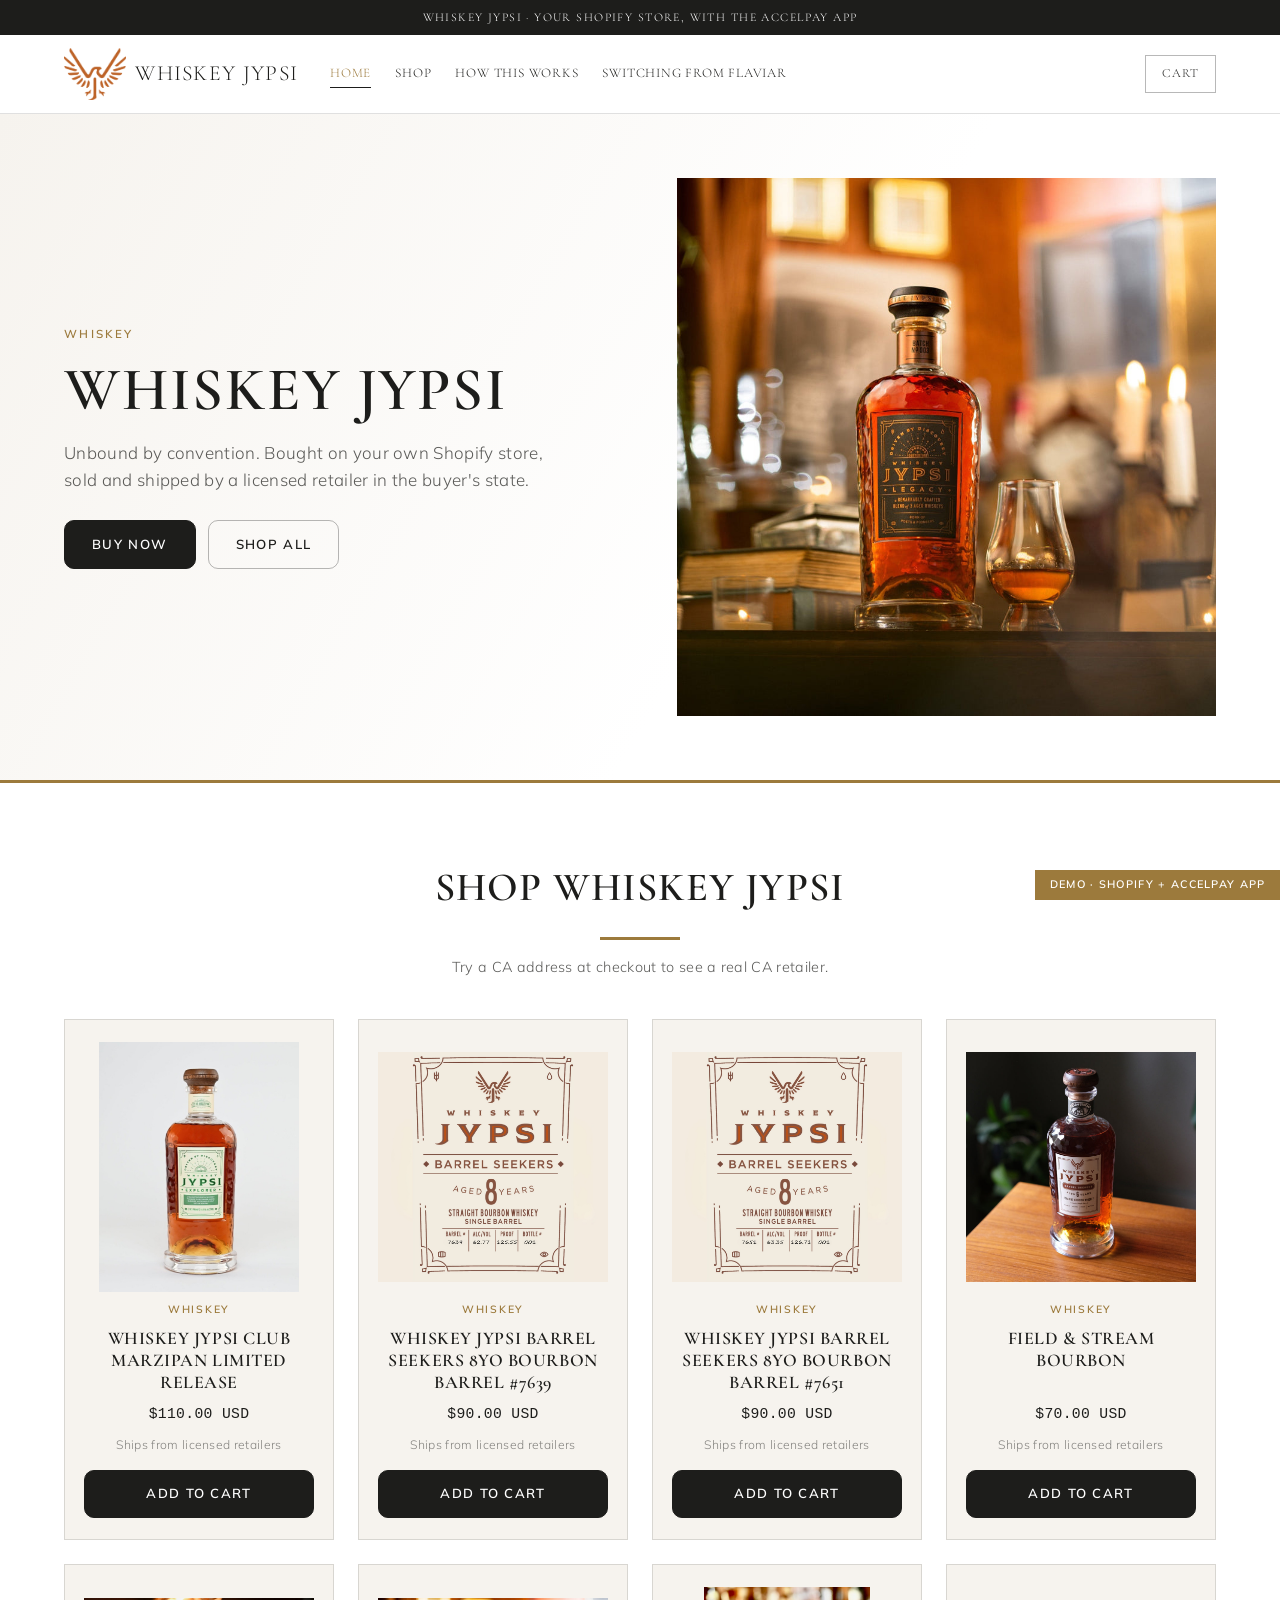
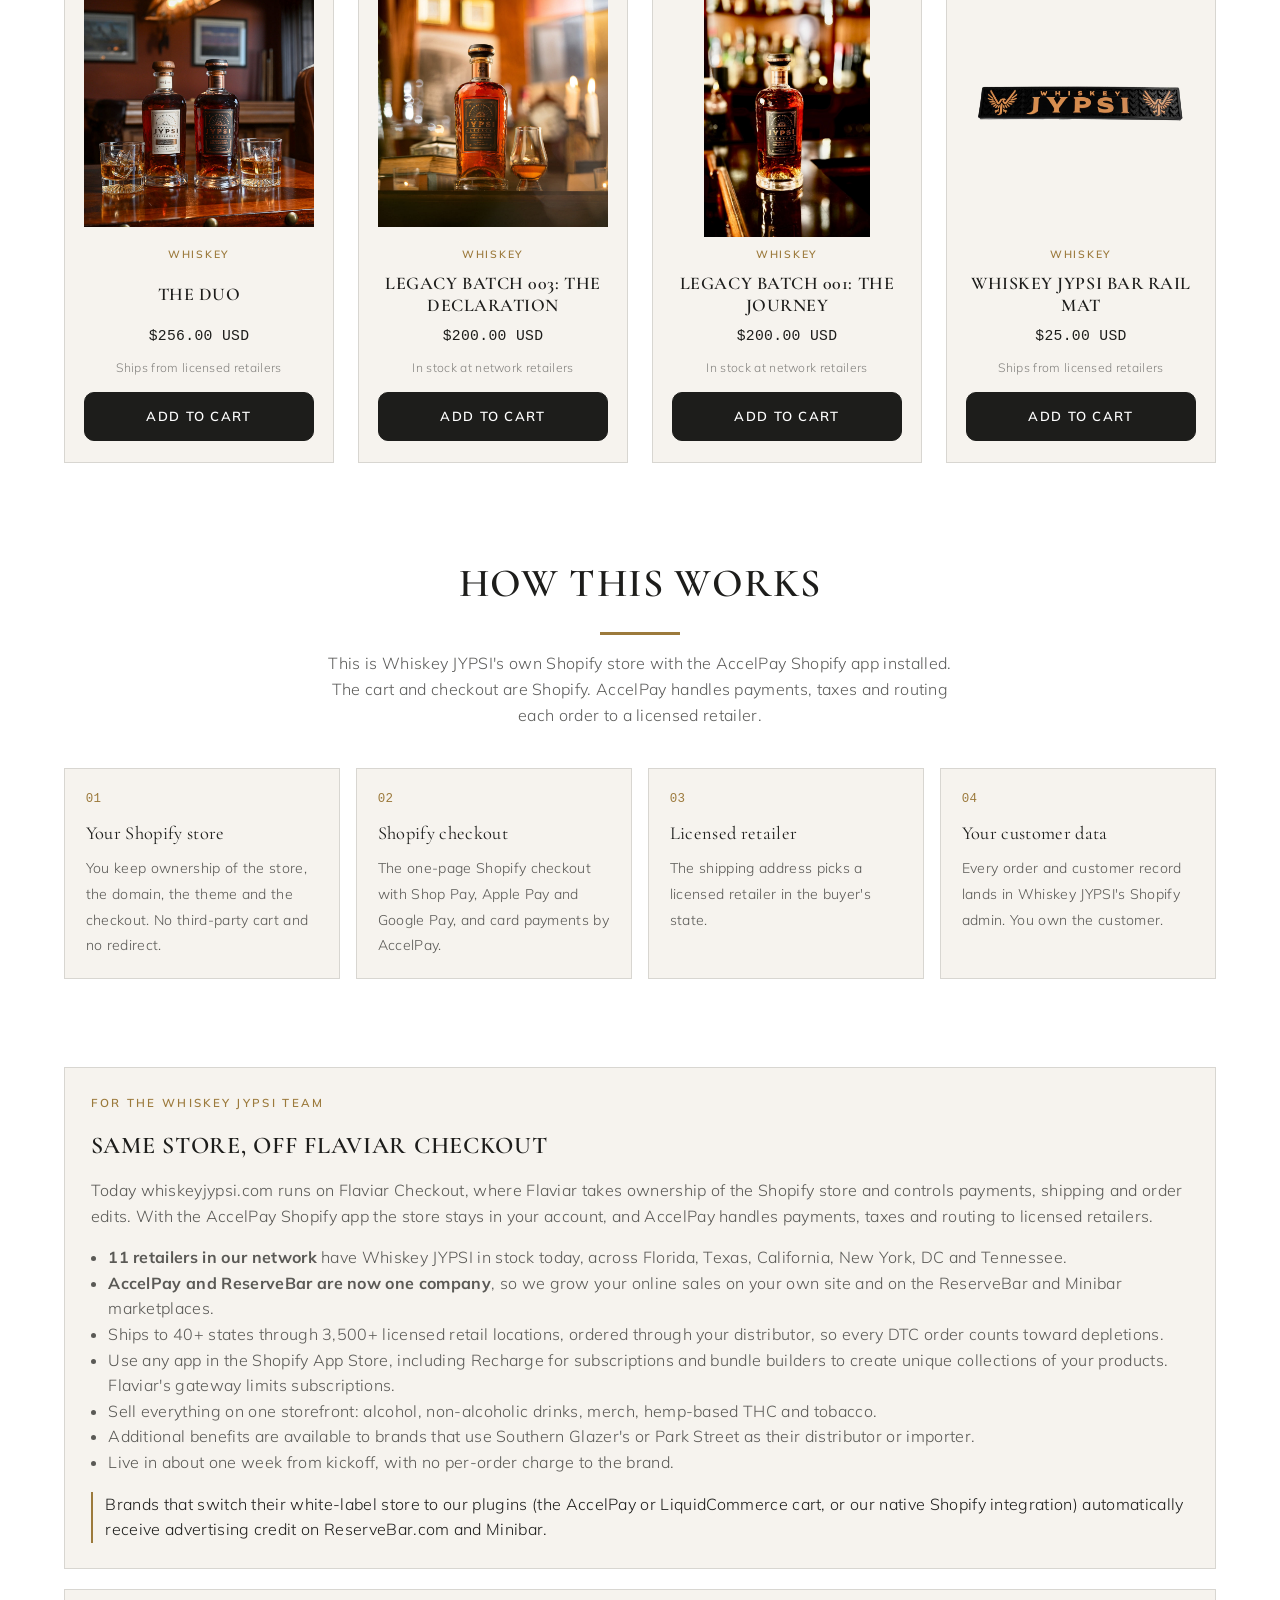
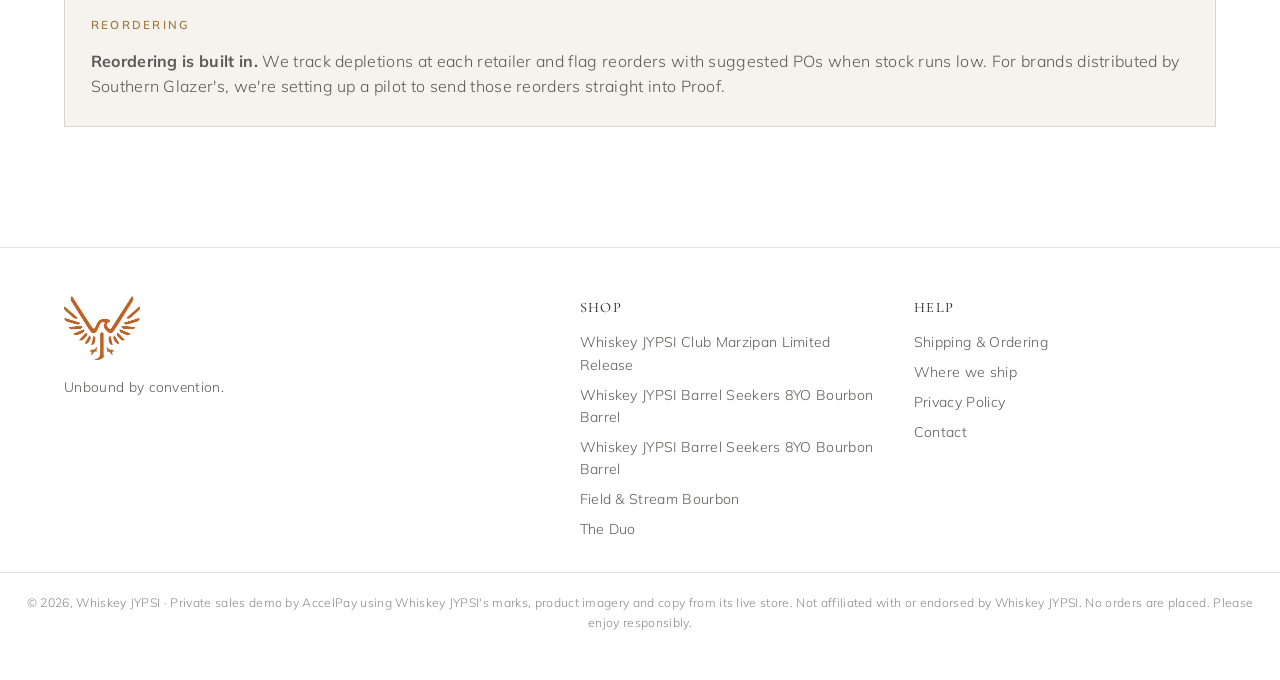
<file: index.html>
<!doctype html>
<html lang="en">
<head>
<meta charset="utf-8">
<meta name="viewport" content="width=device-width,initial-scale=1">
<title>Whiskey JYPSI | AccelPay demo</title>
<meta name="robots" content="noindex,nofollow">
<link rel="icon" href="assets/logo.png">
<link rel="preconnect" href="https://fonts.googleapis.com">
<link rel="preconnect" href="https://fonts.gstatic.com" crossorigin>
<link rel="stylesheet" href="https://fonts.googleapis.com/css2?family=Cormorant+Garamond:wght@500;600;700&family=Mulish:wght@300;400;600;700&display=swap">
<link rel="stylesheet" href="styles.css?v=1">
</head>
<body>
<div class="announce">Whiskey JYPSI &middot; your Shopify store, with the AccelPay app</div>
<header class="top">
  <div class="hdr">
    <a href="index.html" class="brand-link"><img class="logo" src="assets/logo.png" alt="Whiskey JYPSI"><span class="wordmark">Whiskey JYPSI</span></a>
    <nav class="main">
      <a href="index.html" aria-current="page">Home</a><a href="index.html#shop">Shop</a><a href="index.html#how">How this works</a><a href="index.html#switch">Switching from Flaviar</a>
    </nav>
    <div class="hdr-actions">
      <button class="burger" id="burger" aria-label="Menu">&#9776;</button>
      <button class="cart-pill" data-cart-toggle aria-label="Open cart">
        <span class="lbl">Cart</span>
        <span class="count" data-cart-count hidden>0</span>
      </button>
    </div>
  </div>
</header>

<section class="hero">
  <div class="hero-inner">
    <div>
      <div class="eyebrow">whiskey</div>
      <h1>Whiskey JYPSI</h1>
      <p>Unbound by convention. Bought on your own Shopify store, sold and shipped by a licensed retailer in the buyer's state.</p>
      <div style="display:flex;gap:.75rem;flex-wrap:wrap"><a class="btn" href="product.html?p=legacy-batch-003">Buy now</a><a class="btn ghost" href="#shop">Shop all</a></div>
    </div>
    <div class="shot"><img src="assets/p-legacy-batch-003.jpg" alt="Legacy Batch 003: The Declaration"></div>
  </div>
</section>

<section class="band" id="shop">
  <div class="section-head">
    <h2>Shop Whiskey JYPSI</h2>
    <div class="rule"></div>
    <p style="font-size:.9rem;color:var(--muted)">Try a CA address at checkout to see a real CA retailer.</p>
  </div>
  <div class="grid" id="collection-grid"></div>
</section>

<section class="band" id="how" style="padding-top:1rem">
  <div class="section-head">
    <h2>How this works</h2>
    <div class="rule"></div>
    <p>This is Whiskey JYPSI's own Shopify store with the AccelPay Shopify app installed. The cart and checkout are Shopify. AccelPay handles payments, taxes and routing each order to a licensed retailer.</p>
  </div>
  <div class="how">
    <div class="step"><span class="n">01</span><b>Your Shopify store</b><span>You keep ownership of the store, the domain, the theme and the checkout. No third-party cart and no redirect.</span></div>
    <div class="step"><span class="n">02</span><b>Shopify checkout</b><span>The one-page Shopify checkout with Shop Pay, Apple Pay and Google Pay, and card payments by AccelPay.</span></div>
    <div class="step"><span class="n">03</span><b>Licensed retailer</b><span>The shipping address picks a licensed retailer in the buyer's state.</span></div>
    <div class="step"><span class="n">04</span><b>Your customer data</b><span>Every order and customer record lands in Whiskey JYPSI's Shopify admin. You own the customer.</span></div>
  </div>
</section>

<section class="band" id="switch" style="padding-top:1rem">
  <div class="panel">
    <div class="eyebrow">For the Whiskey JYPSI team</div>
    <h2>Same store, off Flaviar Checkout</h2>
    <p style="margin:0 0 1rem">Today whiskeyjypsi.com runs on Flaviar Checkout, where Flaviar takes ownership of the Shopify store and controls payments, shipping and order edits. With the AccelPay Shopify app the store stays in your account, and AccelPay handles payments, taxes and routing to licensed retailers.</p>
    <ul style="margin:0 0 1rem;padding-left:1.1rem"><li><b>11 retailers in our network</b> have Whiskey JYPSI in stock today, across Florida, Texas, California, New York, DC and Tennessee.</li><li><b>AccelPay and ReserveBar are now one company</b>, so we grow your online sales on your own site and on the ReserveBar and Minibar marketplaces.</li><li>Ships to 40+ states through 3,500+ licensed retail locations, ordered through your distributor, so every DTC order counts toward depletions.</li><li>Use any app in the Shopify App Store, including Recharge for subscriptions and bundle builders to create unique collections of your products. Flaviar's gateway limits subscriptions.</li><li>Sell everything on one storefront: alcohol, non-alcoholic drinks, merch, hemp-based THC and tobacco.</li><li>Additional benefits are available to brands that use Southern Glazer's or Park Street as their distributor or importer.</li><li>Live in about one week from kickoff, with no per-order charge to the brand.</li></ul>
    <p class="credit">Brands that switch their white-label store to our plugins (the AccelPay or LiquidCommerce cart, or our native Shopify integration) automatically receive advertising credit on ReserveBar.com and Minibar.</p>
  </div>
  <div class="panel">
    <div class="eyebrow">Reordering</div>
    <p style="margin:0" class="reorder"><b>Reordering is built in.</b> We track depletions at each retailer and flag reorders with suggested POs when stock runs low. For brands distributed by Southern Glazer's, we're setting up a pilot to send those reorders straight into Proof.</p>
  </div>
</section>
<footer class="site">
  <div class="ft">
    <div>
      <img src="assets/logo.png" alt="Whiskey JYPSI" style="height:64px;width:auto">
      <p style="font-size:.86rem;margin-top:1rem;max-width:24rem;color:var(--muted)">Unbound by convention.</p>
    </div>
    <div><h4>Shop</h4><ul><li><a href="product.html?p=club-marzipan-limited-release">Whiskey JYPSI Club Marzipan Limited Release</a></li><li><a href="product.html?p=whiskey-jypsi-barrel-seekers-8yo-bourbon">Whiskey JYPSI Barrel Seekers 8YO Bourbon Barrel </a></li><li><a href="product.html?p=whiskey-jypsi-barrel-seekers-8yo-bou-2">Whiskey JYPSI Barrel Seekers 8YO Bourbon Barrel </a></li><li><a href="product.html?p=field-stream-barrel-seekers">Field &amp; Stream Bourbon</a></li><li><a href="product.html?p=the-duo">The Duo</a></li></ul></div>
    <div><h4>Help</h4><ul>
      <li><a href="index.html#how">Shipping &amp; Ordering</a></li>
      <li><a href="index.html#how">Where we ship</a></li>
      <li><a href="#">Privacy Policy</a></li>
      <li><a href="#">Contact</a></li></ul></div>
  </div>
  <div class="legal-row">
    &copy; 2026, Whiskey JYPSI &middot; Private sales demo by AccelPay using Whiskey JYPSI's marks, product imagery and copy from its live store. Not affiliated with or endorsed by Whiskey JYPSI.
    No orders are placed. Please enjoy responsibly.
  </div>
</footer>

<div class="scrim" id="scrim"></div>
<aside class="drawer" id="drawer" aria-label="Your cart">
  <div class="dh"><h2>Your cart</h2><button class="x" id="drawer-close" aria-label="Close">&times;</button></div>
  <div class="cols"><span>Product</span><span>Total</span></div>
  <div class="items" id="drawer-items"></div>
  <div class="df" id="drawer-foot"></div>
</aside>
<div class="ribbon">Demo &middot; Shopify + AccelPay app</div>
<script src="data.js?v=1"></script>
<script src="app.js?v=1"></script>
</body>
</html>
</file>
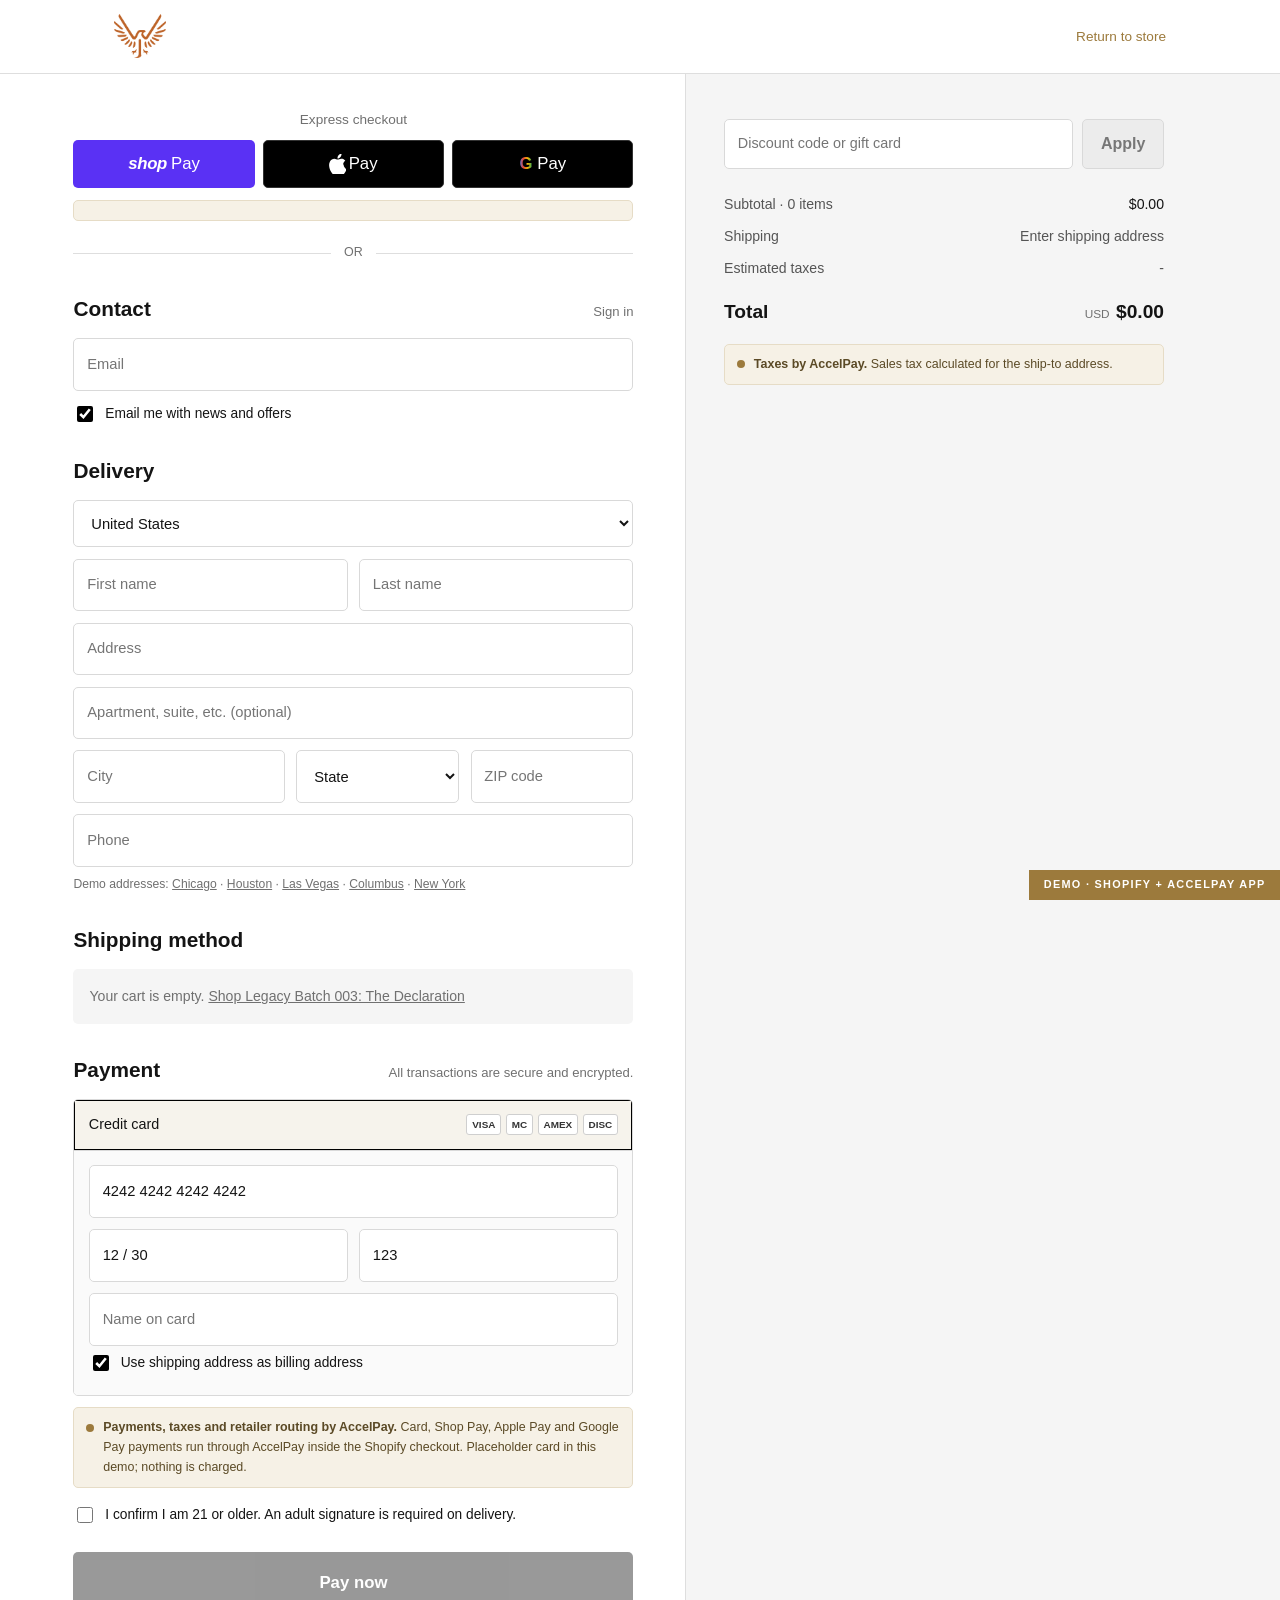
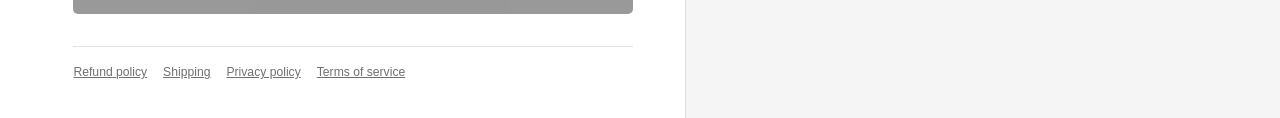
<file: checkout.html>
<!doctype html>
<html lang="en">
<head>
<meta charset="utf-8">
<meta name="viewport" content="width=device-width,initial-scale=1">
<title>Checkout | Whiskey JYPSI</title>
<meta name="robots" content="noindex,nofollow">
<link rel="icon" href="assets/logo.png">
<link rel="preconnect" href="https://fonts.googleapis.com">
<link rel="preconnect" href="https://fonts.gstatic.com" crossorigin>
<link rel="stylesheet" href="https://fonts.googleapis.com/css2?family=Cormorant+Garamond:wght@500;600;700&family=Mulish:wght@300;400;600;700&display=swap">
<link rel="stylesheet" href="styles.css?v=1">
</head>
<body class="co">
<div class="co-head"><div class="in">
  <a href="index.html"><img src="assets/logo.png" alt="Whiskey JYPSI"></a>
  <a class="bag" href="product.html">Return to store</a>
</div></div>

<div id="confirmed" hidden>
  <div class="thanks">
    <h1>Thank you!</h1>
    <p>This is a demo, so nothing was charged and no order was sent.</p>
    <p class="num" id="order-num"></p>
    <p id="order-by"></p>
    <p id="order-total"></p>
    <p style="font-size:.85rem">On the live store, this order and the customer record appear in Whiskey JYPSI's Shopify admin.</p>
    <a class="pay-btn" href="index.html" style="display:inline-block;width:auto;padding:.9rem 1.6rem;text-decoration:none">Continue shopping</a>
  </div>
</div>

<div id="checkout-view" class="checkout">
  <div class="co-left"><div class="inner">
    <form id="co-form" autocomplete="off">
      <div class="xp-title">Express checkout</div>
      <div id="xpay-top"></div>
      <div id="xpay-note" class="callout" hidden></div>
      <div class="or"><span>OR</span></div>
      <div class="co-h">Contact <small>Sign in</small></div>
      <input class="co-field" type="email" name="email" placeholder="Email" required>
      <label class="co-chk"><input type="checkbox" checked> Email me with news and offers</label>

      <div class="co-h">Delivery</div>
      <select class="co-field" aria-label="Country/Region"><option>United States</option></select>
      <div class="co-row">
        <input class="co-field" name="first" placeholder="First name" required>
        <input class="co-field" name="last" placeholder="Last name" required>
      </div>
      <input class="co-field" name="address1" placeholder="Address" required>
      <input class="co-field" name="address2" placeholder="Apartment, suite, etc. (optional)">
      <div class="co-row3">
        <input class="co-field" name="city" placeholder="City" required>
        <select class="co-field" id="state" aria-label="State" required><option value="">State</option><option value="AL">Alabama</option><option value="AK">Alaska</option><option value="AZ">Arizona</option><option value="AR">Arkansas</option><option value="CA">California</option><option value="CO">Colorado</option><option value="CT">Connecticut</option><option value="DE">Delaware</option><option value="DC">District of Columbia</option><option value="FL">Florida</option><option value="GA">Georgia</option><option value="HI">Hawaii</option><option value="ID">Idaho</option><option value="IL">Illinois</option><option value="IN">Indiana</option><option value="IA">Iowa</option><option value="KS">Kansas</option><option value="KY">Kentucky</option><option value="LA">Louisiana</option><option value="ME">Maine</option><option value="MD">Maryland</option><option value="MA">Massachusetts</option><option value="MI">Michigan</option><option value="MN">Minnesota</option><option value="MS">Mississippi</option><option value="MO">Missouri</option><option value="MT">Montana</option><option value="NE">Nebraska</option><option value="NV">Nevada</option><option value="NH">New Hampshire</option><option value="NJ">New Jersey</option><option value="NM">New Mexico</option><option value="NY">New York</option><option value="NC">North Carolina</option><option value="ND">North Dakota</option><option value="OH">Ohio</option><option value="OK">Oklahoma</option><option value="OR">Oregon</option><option value="PA">Pennsylvania</option><option value="RI">Rhode Island</option><option value="SC">South Carolina</option><option value="SD">South Dakota</option><option value="TN">Tennessee</option><option value="TX">Texas</option><option value="UT">Utah</option><option value="VT">Vermont</option><option value="VA">Virginia</option><option value="WA">Washington</option><option value="WV">West Virginia</option><option value="WI">Wisconsin</option><option value="WY">Wyoming</option></select>
        <input class="co-field" id="zip" name="zip" placeholder="ZIP code" inputmode="numeric" maxlength="5" required>
      </div>
      <input class="co-field" name="phone" placeholder="Phone" type="tel">
      <div style="font-size:.76rem;color:#707070;margin:-.2rem 0 .3rem">Demo addresses:
        <a href="#" data-fill="233 S Wacker Dr|Chicago|60606" onclick="return false">Chicago</a> &middot;
        <a href="#" data-fill="1001 Westheimer Rd|Houston|77006" onclick="return false">Houston</a> &middot;
        <a href="#" data-fill="3570 Las Vegas Blvd S|Las Vegas|89109" onclick="return false">Las Vegas</a> &middot;
        <a href="#" data-fill="411 Woody Hayes Dr|Columbus|43210" onclick="return false">Columbus</a> &middot;
        <a href="#" data-fill="350 E 13th St|New York|10009" onclick="return false">New York</a>
      </div>

      <div class="co-h">Shipping method</div>
      <div id="rates"></div>

      <div class="co-h">Payment <small>All transactions are secure and encrypted.</small></div>
      <div class="pay-box">
        <div class="ph"><span>Credit card</span><span class="cards"><span>VISA</span><span>MC</span><span>AMEX</span><span>DISC</span></span></div>
        <div class="pb">
          <input class="co-field" placeholder="Card number" value="4242 4242 4242 4242" aria-label="Card number">
          <div class="co-row">
            <input class="co-field" placeholder="Expiration date (MM / YY)" value="12 / 30" aria-label="Expiration">
            <input class="co-field" placeholder="Security code" value="123" aria-label="Security code">
          </div>
          <input class="co-field" placeholder="Name on card" aria-label="Name on card" style="margin-bottom:.3rem">
          <label class="co-chk"><input type="checkbox" checked> Use shipping address as billing address</label>
        </div>
      </div>
      <div class="callout"><span class="dot"></span><span><b>Payments, taxes and retailer routing by AccelPay.</b> Card, Shop Pay, Apple Pay and Google Pay payments run through AccelPay inside the Shopify checkout. Placeholder card in this demo; nothing is charged.</span></div>
      <label class="co-chk" style="margin-top:1rem"><input type="checkbox" required> I confirm I am 21 or older. An adult signature is required on delivery.</label>
      <button class="pay-btn" id="pay" type="submit" disabled>Pay now</button>
      <div class="co-links"><a href="#">Refund policy</a><a href="#">Shipping</a><a href="#">Privacy policy</a><a href="#">Terms of service</a></div>
    </form>
  </div></div>
  <div class="co-right"><div class="inner" id="os"></div></div>
</div>
<div class="ribbon">Demo &middot; Shopify + AccelPay app</div>
<script src="data.js?v=1"></script>
<script src="app.js?v=1"></script>
</body>
</html>
</file>
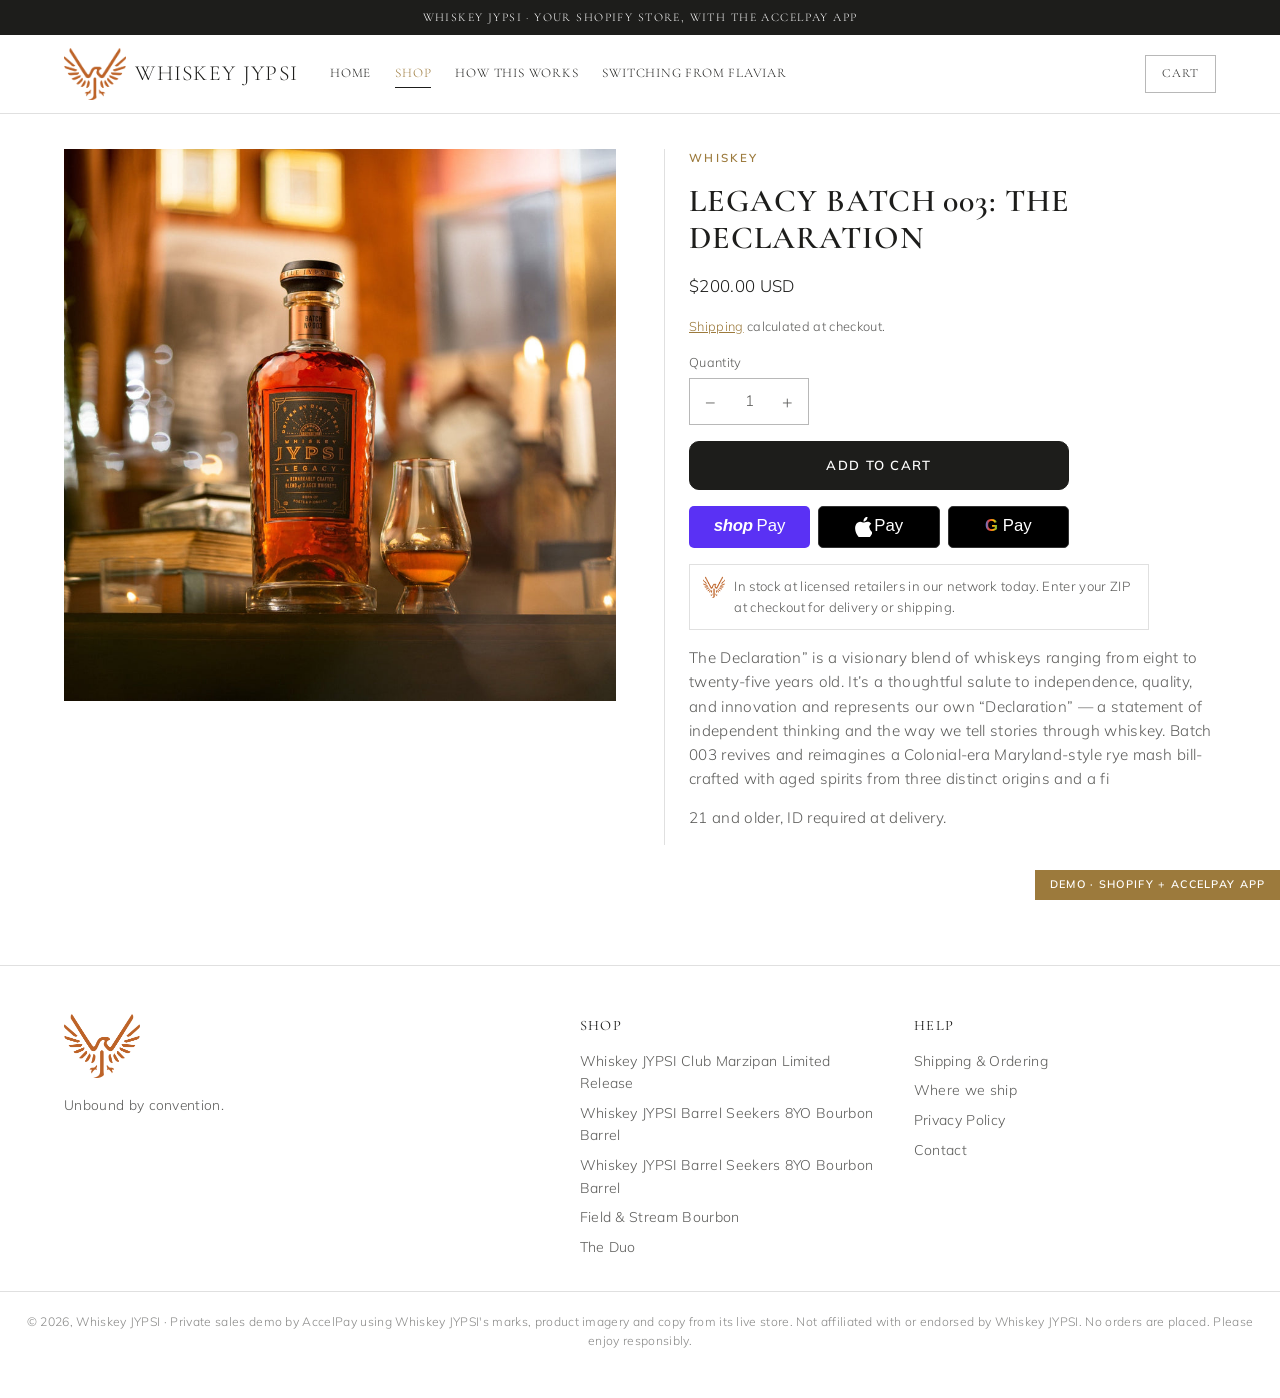
<file: product.html>
<!doctype html>
<html lang="en">
<head>
<meta charset="utf-8">
<meta name="viewport" content="width=device-width,initial-scale=1">
<title>Whiskey JYPSI | AccelPay demo</title>
<meta name="robots" content="noindex,nofollow">
<link rel="icon" href="assets/logo.png">
<link rel="preconnect" href="https://fonts.googleapis.com">
<link rel="preconnect" href="https://fonts.gstatic.com" crossorigin>
<link rel="stylesheet" href="https://fonts.googleapis.com/css2?family=Cormorant+Garamond:wght@500;600;700&family=Mulish:wght@300;400;600;700&display=swap">
<link rel="stylesheet" href="styles.css?v=1">
</head>
<body>
<div class="announce">Whiskey JYPSI &middot; your Shopify store, with the AccelPay app</div>
<header class="top">
  <div class="hdr">
    <a href="index.html" class="brand-link"><img class="logo" src="assets/logo.png" alt="Whiskey JYPSI"><span class="wordmark">Whiskey JYPSI</span></a>
    <nav class="main">
      <a href="index.html">Home</a><a href="index.html#shop" aria-current="page">Shop</a><a href="index.html#how">How this works</a><a href="index.html#switch">Switching from Flaviar</a>
    </nav>
    <div class="hdr-actions">
      <button class="burger" id="burger" aria-label="Menu">&#9776;</button>
      <button class="cart-pill" data-cart-toggle aria-label="Open cart">
        <span class="lbl">Cart</span>
        <span class="count" data-cart-count hidden>0</span>
      </button>
    </div>
  </div>
</header>

<main class="band" style="padding-top:2.2rem">
  <div class="pdp" id="pdp" data-handle="legacy-batch-003"></div>
</main>
<script>
(function () { var p = new URLSearchParams(location.search).get('p'); if (p) document.getElementById('pdp').setAttribute('data-handle', p); })();
</script>
<footer class="site">
  <div class="ft">
    <div>
      <img src="assets/logo.png" alt="Whiskey JYPSI" style="height:64px;width:auto">
      <p style="font-size:.86rem;margin-top:1rem;max-width:24rem;color:var(--muted)">Unbound by convention.</p>
    </div>
    <div><h4>Shop</h4><ul><li><a href="product.html?p=club-marzipan-limited-release">Whiskey JYPSI Club Marzipan Limited Release</a></li><li><a href="product.html?p=whiskey-jypsi-barrel-seekers-8yo-bourbon">Whiskey JYPSI Barrel Seekers 8YO Bourbon Barrel </a></li><li><a href="product.html?p=whiskey-jypsi-barrel-seekers-8yo-bou-2">Whiskey JYPSI Barrel Seekers 8YO Bourbon Barrel </a></li><li><a href="product.html?p=field-stream-barrel-seekers">Field &amp; Stream Bourbon</a></li><li><a href="product.html?p=the-duo">The Duo</a></li></ul></div>
    <div><h4>Help</h4><ul>
      <li><a href="index.html#how">Shipping &amp; Ordering</a></li>
      <li><a href="index.html#how">Where we ship</a></li>
      <li><a href="#">Privacy Policy</a></li>
      <li><a href="#">Contact</a></li></ul></div>
  </div>
  <div class="legal-row">
    &copy; 2026, Whiskey JYPSI &middot; Private sales demo by AccelPay using Whiskey JYPSI's marks, product imagery and copy from its live store. Not affiliated with or endorsed by Whiskey JYPSI.
    No orders are placed. Please enjoy responsibly.
  </div>
</footer>

<div class="scrim" id="scrim"></div>
<aside class="drawer" id="drawer" aria-label="Your cart">
  <div class="dh"><h2>Your cart</h2><button class="x" id="drawer-close" aria-label="Close">&times;</button></div>
  <div class="cols"><span>Product</span><span>Total</span></div>
  <div class="items" id="drawer-items"></div>
  <div class="df" id="drawer-foot"></div>
</aside>
<div class="ribbon">Demo &middot; Shopify + AccelPay app</div>
<script src="data.js?v=1"></script>
<script src="app.js?v=1"></script>
</body>
</html>
</file>
<file: styles.css>
/* Whiskey JYPSI x AccelPay demo. Base: woodsonwhiskey-accelpay-demo. */

:root {
  --black: #ffffff; --panel: #f6f3ee; --panel-2: #ece7df; --ink: #1d1d1b;
  --muted: rgba(29,29,27,.72); --muted-2: rgba(29,29,27,.52); --line: rgba(0,0,0,.12); --line-2: rgba(0,0,0,.28);
  --gold: #1d1d1b; --gold-hi: #9c7a3c; --gold-soft: rgba(0,0,0,.05); --green: #2f6b4f; --red: #c00000;
  --head: #1d1d1b; --btn-ink: #ffffff; --img-bg: #f6f3ee; --drawer-bg: #ffffff; --ann-bg: #1d1d1b; --ann-ink: #ffffff; --co-head-bg: #ffffff;
  --serif: "Cormorant Garamond", Georgia, serif; --sans: "Mulish", -apple-system, BlinkMacSystemFont, "Helvetica Neue", Arial, sans-serif;
  --mono: ui-monospace, SFMono-Regular, Menlo, monospace; --maxw: 1200px; --btn-radius: 10px;
  --cart-glyph: url("data:image/svg+xml;utf8,<svg xmlns='http://www.w3.org/2000/svg' viewBox='0 0 24 24' fill='none' stroke='black' stroke-width='2' stroke-linecap='round' stroke-linejoin='round'><path d='M6 2 3 6v14a2 2 0 0 0 2 2h14a2 2 0 0 0 2-2V6l-3-4z'/><path d='M3 6h18'/><path d='M16 10a4 4 0 0 1-8 0'/></svg>");
}

* { box-sizing: border-box; }
html { scroll-behavior: smooth; }
body {
  margin: 0; background: var(--black); color: var(--ink);
  font-family: var(--sans); font-weight: 300; font-size: 16px; line-height: 1.6;
  letter-spacing: .02em; -webkit-font-smoothing: antialiased;
}
img { max-width: 100%; display: block; }
a { color: inherit; }
button { font: inherit; cursor: pointer; color: inherit; }
:focus-visible { outline: 2px solid var(--gold); outline-offset: 2px; }

/* ---------------------------------------------------------------- header */
.announce {
  background: var(--ann-bg); color: var(--ann-ink); text-align: center;
  font-family: var(--serif); font-size: .74rem; letter-spacing: .12em;
  text-transform: uppercase; padding: .5rem 1rem;
}
header.top { position: sticky; top: 0; z-index: 60; background: var(--black); border-bottom: 1px solid var(--line); }
.hdr { max-width: var(--maxw); margin: 0 auto; padding: .8rem 1.5rem; display: flex; align-items: center; gap: 2rem; }
.hdr img.logo { height: 62px; width: auto; }
nav.main { display: flex; gap: 1.5rem; flex-wrap: wrap; }
nav.main a {
  font-family: var(--serif); font-size: .82rem; letter-spacing: .06em; text-transform: uppercase;
  text-decoration: none; color: var(--head); padding: .2rem 0; border-bottom: 1px solid transparent;
}
nav.main a:hover, nav.main a[aria-current] { color: var(--gold-hi); border-bottom-color: var(--gold); }
.hdr-actions { margin-left: auto; display: flex; align-items: center; gap: .75rem; }
.cart-pill {
  display: inline-flex; align-items: center; gap: .5rem; background: transparent;
  border: 1px solid var(--line-2); color: var(--head); padding: .5rem 1rem;
  font-family: var(--serif); font-size: .78rem; letter-spacing: .08em; text-transform: uppercase;
}
.cart-pill:hover { border-color: var(--gold); color: var(--gold-hi); }
.cart-pill .count {
  background: var(--gold); color: var(--btn-ink); min-width: 1.35rem; height: 1.35rem; border-radius: 999px;
  display: inline-grid; place-items: center; font-family: var(--mono); font-size: .7rem; padding: 0 .3rem;
}
.cart-pill .count[hidden] { display: none; }
.burger { display: none; background: none; border: none; font-size: 1.5rem; line-height: 1; color: var(--head); }

/* ---------------------------------------------------------------- type + buttons */
.eyebrow { font-family: var(--sans); font-size: .72rem; font-weight: 600; letter-spacing: .2em; text-transform: uppercase; color: var(--gold-hi); margin-bottom: .9rem; }
h1, h2, h3 { font-family: var(--serif); font-weight: 400; letter-spacing: .03em; }
.rule { width: 190px; height: 2px; margin: 1.1rem auto 0; background: linear-gradient(90deg, transparent, var(--gold), transparent); }

.btn {
  display: inline-flex; align-items: center; justify-content: center; gap: .5rem;
  background: var(--gold); color: var(--btn-ink); border: 1px solid var(--gold); border-radius: var(--btn-radius, 0);
  padding: .8rem 1.7rem; font-family: var(--sans); font-weight: 600; font-size: .82rem;
  letter-spacing: .1em; text-transform: uppercase; text-decoration: none;
}
.btn:hover { background: var(--gold-hi); border-color: var(--gold-hi); }
.btn.ghost { background: transparent; color: var(--head); border-color: var(--line-2); }
.btn.ghost:hover { border-color: var(--gold); color: var(--gold-hi); }
.btn:disabled { opacity: .4; cursor: not-allowed; }
.btn.block { width: 100%; }

/* ---------------------------------------------------------------- hero */
.hero { position: relative; overflow: hidden; border-bottom: 1px solid var(--line); }
.hero-inner { max-width: var(--maxw); margin: 0 auto; padding: 4rem 1.5rem; display: grid; grid-template-columns: 1.05fr 1fr; gap: 3rem; align-items: center; }
.hero h1 { font-size: clamp(2.3rem, 5.4vw, 3.8rem); line-height: 1.08; margin: 0 0 1rem; text-transform: uppercase; }
.hero p { color: var(--muted); font-size: 1.06rem; margin: 0 0 1.7rem; max-width: 32rem; }
.hero .shot img { width: 100%; max-height: 560px; object-fit: contain; }

/* ---------------------------------------------------------------- sections */
.band { max-width: var(--maxw); margin: 0 auto; padding: 4.5rem 1.5rem; }
.section-head { text-align: center; margin-bottom: 2.5rem; }
.section-head h2 { font-size: clamp(1.8rem, 4vw, 2.5rem); margin: 0; text-transform: uppercase; }
.section-head p { color: var(--muted); margin: 1rem auto 0; max-width: 40rem; }

.grid { display: grid; grid-template-columns: repeat(auto-fill, minmax(240px, 1fr)); gap: 1.5rem; }
.card {
  background: var(--panel); border: 1px solid var(--line); padding: 1.4rem 1.2rem 1.3rem;
  display: flex; flex-direction: column; gap: .55rem; text-align: center; text-decoration: none; color: inherit;
}
.card:hover { border-color: var(--gold); }
.card .shot { height: 250px; display: grid; place-items: center; overflow: hidden; }
.card .shot img { max-height: 250px; width: auto; object-fit: contain; }
.card h3 { font-size: 1.12rem; margin: 0; line-height: 1.25; text-transform: uppercase; min-height: 2.8rem; display: grid; place-items: center; }
.card .tag { font-size: .66rem; font-weight: 600; letter-spacing: .16em; text-transform: uppercase; color: var(--gold-hi); }
.card .price { font-family: var(--mono); font-size: .92rem; margin-top: auto; }
.card .avail { font-size: .76rem; color: var(--muted-2); }

.split { display: grid; grid-template-columns: 1fr 1fr; gap: 3rem; align-items: center; }
.split img { width: 100%; }
.split p { color: var(--muted); }

/* how it works */
.how { display: grid; grid-template-columns: repeat(4, 1fr); gap: 1rem; }
.how .step { border: 1px solid var(--line); padding: 1.3rem; background: var(--panel); }
.how .step b { display: block; font-family: var(--serif); font-weight: 400; font-size: 1.15rem; margin-bottom: .4rem; color: var(--head); }
.how .step span { font-size: .88rem; color: var(--muted); }
.how .step .n { font-family: var(--mono); color: var(--gold-hi); font-size: .78rem; display: block; margin-bottom: .6rem; }

.rb-note {
  display: flex; align-items: center; gap: .75rem; border: 1px solid var(--line); background: var(--panel);
  padding: .7rem .9rem; font-size: .84rem; color: var(--muted);
}
.rb-note b { color: var(--head); font-weight: 600; }
.rb-note a { color: var(--gold-hi); }
.rb-mark { font-family: var(--serif); font-size: .72rem; letter-spacing: .14em; text-transform: uppercase; border: 1px solid var(--gold); color: var(--gold-hi); padding: .2rem .45rem; white-space: nowrap; }

/* ---------------------------------------------------------------- product page (Shopify theme) */
.pdp { display: grid; grid-template-columns: minmax(0,1fr) minmax(0,1fr); gap: 3rem; align-items: start; }
.pdp .gallery { display: flex; flex-direction: column; gap: .8rem; min-width: 0; }
.pdp .gallery .main { background: var(--img-bg); display: grid; place-items: center; min-height: 420px; }
.pdp .gallery .main img { max-height: 560px; width: auto; object-fit: contain; }
.pdp .thumbs { display: flex; gap: .5rem; }
.pdp .thumbs button { width: 64px; height: 64px; border: 1px solid var(--line); background: var(--img-bg); padding: 3px; display: grid; place-items: center; }
.pdp .thumbs button[aria-selected="true"] { border-color: var(--gold); }
.pdp .thumbs img { max-height: 100%; width: auto; }
.pdp .info { display: flex; flex-direction: column; gap: 1rem; min-width: 0; padding-left: 1.5rem; border-left: 1px solid var(--line); }
.pdp h1 { font-size: 2rem; margin: 0; text-transform: uppercase; line-height: 1.15; }
.pdp .price { font-size: 1.05rem; }
.pdp .small { font-size: .8rem; color: var(--muted); }
.pdp .small a { color: var(--gold-hi); }
.pdp .qty-wrap { display: flex; flex-direction: column; gap: .35rem; font-size: .8rem; color: var(--muted); }
.pdp .desc p { color: var(--muted); margin: 0 0 .9rem; font-size: .95rem; }
.pdp .desc b { color: var(--head); font-weight: 600; }
.qty { display: inline-flex; align-items: center; border: 1px solid var(--line-2); width: max-content; }
.qty button { background: none; border: none; width: 2.6rem; min-height: 2.8rem; font-size: 1.1rem; }
.qty span, .qty input { font-family: var(--sans); min-width: 2.2rem; text-align: center; font-size: .95rem; }
.atc { max-width: 380px; }
.fulfil-line { display: flex; gap: .6rem; align-items: flex-start; font-size: .82rem; color: var(--muted); border: 1px solid var(--line); padding: .7rem .8rem; max-width: 460px; }
.fulfil-line img { width: 22px; height: 22px; border-radius: 5px; flex: none; }
.notice { font-size: .85rem; color: var(--muted); border-left: 2px solid var(--gold); padding: .2rem 0 .2rem .75rem; }

/* ---------------------------------------------------------------- Shopify cart drawer (Dawn-style) */
.scrim { position: fixed; inset: 0; background: rgba(0,0,0,.6); opacity: 0; pointer-events: none; transition: opacity .25s; z-index: 90; }
.scrim.on { opacity: 1; pointer-events: auto; }
.drawer { position: fixed; top: 0; right: 0; height: 100%; width: min(420px, 100%); background: var(--drawer-bg); border-left: 1px solid var(--line); z-index: 100; display: flex; flex-direction: column; transform: translateX(100%); transition: transform .28s ease; }
.drawer.on { transform: none; }
.drawer .dh { display: flex; align-items: center; justify-content: space-between; padding: 1.4rem 1.5rem 1rem; }
.drawer .dh h2 { font-size: 1.5rem; margin: 0; }
.drawer .x { background: none; border: none; font-size: 1.7rem; line-height: 1; color: var(--muted); }
.drawer .cols { display: flex; justify-content: space-between; font-size: .66rem; letter-spacing: .12em; text-transform: uppercase; color: var(--muted-2); padding: 0 1.5rem .6rem; border-bottom: 1px solid var(--line); }
.drawer .items { flex: 1; overflow-y: auto; padding: 0 1.5rem; }
.cline { display: grid; grid-template-columns: 76px minmax(0,1fr) auto; gap: 1rem; padding: 1.2rem 0; border-bottom: 1px solid var(--line); }
.cline .im { background: var(--img-bg); display: grid; place-items: center; height: 92px; }
.cline .im img { max-height: 88px; width: auto; }
.cline .nm { font-size: .92rem; line-height: 1.3; }
.cline .pr { font-size: .84rem; color: var(--muted); margin: .2rem 0 .6rem; }
.cline .qrow { display: flex; align-items: center; gap: .6rem; }
.cline .qty button { min-height: 2.2rem; width: 2.2rem; }
.cline .rm { background: none; border: none; color: var(--muted); font-size: 1rem; padding: 0; }
.cline .tot { font-size: .9rem; }
.empty { text-align: center; color: var(--muted); padding: 3rem 1rem; }
.drawer .df { border-top: 1px solid var(--line); padding: 1.2rem 1.5rem 1.5rem; display: flex; flex-direction: column; gap: .7rem; }
.drawer .df .est { display: flex; justify-content: space-between; font-size: 1rem; }
.drawer .df .small { font-size: .78rem; color: var(--muted); }

/* ---------------------------------------------------------------- Shopify one-page checkout */
body.co { background: #fff; color: #141414; font-family: -apple-system, BlinkMacSystemFont, "Segoe UI", Roboto, "Helvetica Neue", Arial, sans-serif; font-weight: 400; letter-spacing: 0; }
.co-head { border-bottom: 1px solid #dedede; background: var(--co-head-bg); }
.co-head .in { max-width: 1100px; margin: 0 auto; padding: .9rem 1.5rem; display: flex; align-items: center; justify-content: space-between; }
.co-head img { height: 54px; width: auto; }
.co-head a.bag { color: var(--gold-hi); font-size: .85rem; text-decoration: none; }
.checkout { display: grid; grid-template-columns: minmax(0,1.15fr) minmax(0,1fr); min-height: calc(100vh - 80px); }
.co-left { padding: 2.2rem clamp(1rem, 4vw, 3.5rem); min-width: 0; }
.co-left .inner { max-width: 560px; margin-left: auto; }
.co-right { background: #f5f5f5; border-left: 1px solid #dedede; padding: 2.2rem clamp(1rem, 3vw, 3rem); min-width: 0; }
.co-right .inner { max-width: 440px; position: sticky; top: 1.5rem; }
.co-h { font-size: 1.3rem; font-weight: 600; margin: 1.8rem 0 .8rem; display: flex; align-items: baseline; justify-content: space-between; gap: 1rem; }
.co-h:first-child { margin-top: 0; }
.co-h small { font-size: .82rem; font-weight: 400; color: #707070; }
.co-field { width: 100%; border: 1px solid #d9d9d9; border-radius: 5px; padding: .85rem .8rem; font: inherit; font-size: .92rem; margin-bottom: .7rem; background: #fff; color: #141414; min-width: 0; }
.co-field:focus { outline: none; border-color: #000; box-shadow: 0 0 0 1px #000; }
.co-row { display: grid; grid-template-columns: 1fr 1fr; gap: .7rem; }
.co-row3 { display: grid; grid-template-columns: 1.3fr 1fr 1fr; gap: .7rem; }
.co-chk { display: flex; gap: .55rem; align-items: center; font-size: .86rem; margin: .1rem 0 .4rem; }
.co-chk input { accent-color: #000; width: 16px; height: 16px; }
.co-empty { background: #f5f5f5; border-radius: 5px; padding: 1rem; font-size: .88rem; color: #707070; }
.rates { border: 1px solid #d9d9d9; border-radius: 5px; overflow: hidden; }
.rate { display: flex; align-items: center; gap: .8rem; padding: .95rem .9rem; border-bottom: 1px solid #d9d9d9; cursor: pointer; }
.rate:last-child { border-bottom: none; }
.rate.on { background: #f6f3ec; box-shadow: inset 0 0 0 1px #000; }
.rate input { accent-color: #000; width: 17px; height: 17px; flex: none; }
.rate .ic { width: 30px; height: 30px; border-radius: 7px; flex: none; }
.rate .t { flex: 1; min-width: 0; font-size: .9rem; }
.rate .t span { display: block; color: #707070; font-size: .8rem; margin-top: .1rem; }
.rate .p { font-size: .9rem; font-weight: 600; white-space: nowrap; }
.callout { display: flex; gap: .55rem; align-items: flex-start; font-size: .78rem; color: #5b4a26; background: #f6f1e6; border: 1px solid #e6dcc6; border-radius: 5px; padding: .6rem .75rem; margin-top: .7rem; }
.callout b { font-weight: 600; }
.callout .dot { width: 8px; height: 8px; border-radius: 50%; background: var(--gold); flex: none; margin-top: .35rem; }
.pay-box { border: 1px solid #d9d9d9; border-radius: 5px; overflow: hidden; }
.pay-box .ph { display: flex; justify-content: space-between; align-items: center; background: #f6f3ec; padding: .85rem .9rem; border-bottom: 1px solid #d9d9d9; font-size: .9rem; box-shadow: inset 0 0 0 1px #000; }
.pay-box .ph .cards { display: flex; gap: .3rem; }
.pay-box .ph .cards span { font-size: .62rem; font-weight: 700; border: 1px solid #cfcfcf; border-radius: 3px; padding: .1rem .3rem; background: #fff; color: #333; }
.pay-box .pb { padding: .9rem; background: #fafafa; }
.pay-btn { width: 100%; background: #000; color: #fff; border: none; border-radius: 5px; padding: 1.1rem; font-size: 1.05rem; font-weight: 600; margin-top: 1.2rem; }
.pay-btn:disabled { opacity: .4; cursor: not-allowed; }
.co-legal { font-size: .76rem; color: #707070; margin-top: .9rem; }
.co-links { display: flex; gap: 1rem; flex-wrap: wrap; font-size: .76rem; color: #707070; border-top: 1px solid #e3e3e3; margin-top: 2rem; padding-top: 1rem; }
.os-item { display: flex; gap: .9rem; align-items: center; padding: .4rem 0 1rem; }
.os-item .im { width: 64px; height: 64px; border: 1px solid #dedede; border-radius: 8px; background: var(--img-bg); position: relative; display: grid; place-items: center; padding: 4px; flex: none; }
.os-item .im img { max-height: 100%; width: auto; }
.os-item .im .q { position: absolute; top: -9px; right: -9px; background: #666; color: #fff; min-width: 21px; height: 21px; border-radius: 11px; font-size: .74rem; display: grid; place-items: center; padding: 0 5px; }
.os-item .nm { flex: 1; min-width: 0; font-size: .88rem; }
.os-item .nm span { display: block; color: #707070; font-size: .78rem; }
.os-item .pr { font-size: .88rem; }
.os-disc { display: flex; gap: .6rem; margin: .6rem 0 1.2rem; }
.os-disc input { flex: 1; min-width: 0; border: 1px solid #d9d9d9; border-radius: 5px; padding: .8rem; font: inherit; font-size: .9rem; }
.os-disc button { border: 1px solid #d9d9d9; background: #ececec; color: #777; border-radius: 5px; padding: 0 1.1rem; font-weight: 600; }
.os-line { display: flex; justify-content: space-between; font-size: .88rem; padding: .3rem 0; gap: 1rem; }
.os-line .m { color: #555; }
.os-line.total { font-size: 1.2rem; font-weight: 600; padding-top: .8rem; }
.os-line.total small { font-size: .74rem; color: #707070; font-weight: 400; margin-right: .4rem; }
.thanks { max-width: 600px; margin: 0 auto; padding: 4rem 1.5rem; text-align: center; }
.thanks h1 { font-size: 2rem; margin: 0 0 .5rem; font-weight: 600; font-family: inherit; letter-spacing: 0; }
.thanks p { color: #555; }
.thanks .num { font-family: var(--mono); color: #000; }

/* express checkout buttons (Shopify accelerated checkout) */
.xpay { display: grid; grid-template-columns: repeat(3, minmax(0,1fr)); gap: .5rem; }
.xpay .xb { height: 42px; border: none; border-radius: 5px; display: flex; align-items: center; justify-content: center; gap: .15rem; font-family: -apple-system, BlinkMacSystemFont, "Segoe UI", Roboto, Arial, sans-serif; font-size: 1.05rem; color: #fff; letter-spacing: 0; text-transform: none; }
.xpay.big .xb { height: 48px; }
.xpay .xb span { font-weight: 500; }
.xpay .shop { background: #5a31f4; }
.xpay .shop b { font-weight: 800; font-style: italic; letter-spacing: -.02em; margin-right: .1rem; }
.xpay .apple { background: #000; border: 1px solid #333; }
.xpay .google { background: #000; border: 1px solid #333; }
.xpay .google .g { font-weight: 700; background: linear-gradient(90deg,#4285f4,#ea4335,#fbbc05,#34a853); -webkit-background-clip: text; background-clip: text; color: transparent; margin-right: .15rem; }
.xp-title { text-align: center; font-size: .85rem; color: #707070; margin-bottom: .6rem; }
.or { display: flex; align-items: center; gap: .8rem; color: #707070; font-size: .78rem; margin: 1.4rem 0 .6rem; }
.or::before, .or::after { content: ""; flex: 1; height: 1px; background: #dedede; }

/* panel on the home page */
.panel { background: var(--panel); border: 1px solid var(--line); padding: 1.6rem; }
.panel + .panel { margin-top: 1.25rem; }
.panel h2 { margin: 0 0 .8rem; font-size: 1.5rem; text-transform: uppercase; }
.panel p, .panel li { color: var(--muted); }
.panel .credit { border-left: 2px solid var(--gold); padding-left: .8rem; margin: 0; color: var(--ink); }

/* ---------------------------------------------------------------- footer */
footer.site { border-top: 1px solid var(--line); margin-top: 3rem; }
.ft { max-width: var(--maxw); margin: 0 auto; padding: 3rem 1.5rem 2rem; display: grid; grid-template-columns: 1.6fr 1fr 1fr; gap: 2rem; }
.ft h4 { font-family: var(--serif); font-weight: 400; font-size: .9rem; letter-spacing: .1em; text-transform: uppercase; color: var(--head); margin: 0 0 .8rem; }
.ft ul { list-style: none; margin: 0; padding: 0; display: flex; flex-direction: column; gap: .45rem; font-size: .88rem; color: var(--muted); }
.ft a { text-decoration: none; }
.ft a:hover { color: var(--gold-hi); }
.legal-row { border-top: 1px solid var(--line); padding: 1.25rem 1.5rem 3rem; text-align: center; font-size: .76rem; color: var(--muted-2); }

.ribbon { position: fixed; right: 0; bottom: 0; z-index: 120; background: var(--gold); color: var(--btn-ink); font-size: .68rem; font-weight: 600; letter-spacing: .12em; text-transform: uppercase; padding: .4rem .9rem; }

/* ---------------------------------------------------------------- responsive */
@media (max-width: 960px) {
  .pdp { grid-template-columns: 1fr; gap: 1.5rem; }
  .pdp .info { padding-left: 0; border-left: 0; }
  .checkout { grid-template-columns: 1fr; }
  .co-right { border-left: 0; border-top: 1px solid #dedede; order: -1; }
  .co-left .inner, .co-right .inner { margin: 0 auto; position: static; }
  .hero-inner, .split { grid-template-columns: 1fr; gap: 2rem; }
  .how { grid-template-columns: 1fr 1fr; }
  .ft { grid-template-columns: 1fr 1fr; }
}
@media (max-width: 720px) {
  .co-row, .co-row3 { grid-template-columns: 1fr; gap: 0; }
  .pdp .gallery .main { min-height: 300px; }
  .pdp .gallery .main img { max-height: 340px; }
  .hdr { padding: .6rem 1rem; gap: .75rem; position: relative; }
  .hdr img.logo { height: 46px; }
  nav.main { display: none; }
  nav.main.open { display: flex; flex-direction: column; position: absolute; top: 100%; left: 0; right: 0; background: var(--black); border-bottom: 1px solid var(--line); padding: 1rem 1.5rem; gap: .9rem; }
  .burger { display: block; }
  .hdr-actions { margin-left: auto; }
  .cart-pill { padding: .5rem .8rem; }
  .cart-pill .lbl { display: none; }
  .cart-pill::before { content: ""; width: 1rem; height: 1rem; flex: none; background: currentColor; -webkit-mask: var(--cart-glyph) center/contain no-repeat; mask: var(--cart-glyph) center/contain no-repeat; }
  .band { padding: 3rem 1rem; }
  .hero-inner { padding: 2.5rem 1rem; }
  .how { grid-template-columns: 1fr; }
  .ft { grid-template-columns: 1fr; padding: 2.5rem 1rem 1.5rem; }
  .rb-note { flex-wrap: wrap; }
}


.brand-link { display: flex; align-items: center; gap: .6rem; text-decoration: none; }
.hdr img.logo { height: 52px; max-width: 200px; object-fit: contain; }
.wordmark { font-family: var(--serif); font-size: 1.35rem; letter-spacing: .06em; text-transform: uppercase; color: var(--head); white-space: nowrap; }
.co-head img { height: 44px; max-width: 200px; object-fit: contain; }
h1, h2, h3 { font-weight: 600; }
.hero { background: linear-gradient(120deg, var(--panel) 0%, var(--black) 60%); border-bottom: 3px solid var(--gold-hi); }
.rule { background: var(--gold-hi); height: 3px; width: 80px; }
.card .shot { background: var(--img-bg); }
.card:hover { border-color: var(--gold-hi); }
.btn:hover, .btn.ghost:hover { filter: brightness(1.15); }
.panel .credit { border-left-color: var(--gold-hi); }
.ribbon { background: var(--gold-hi); color: #fff; }
.cart-pill .count { background: var(--gold-hi); color: #fff; }
.callout .dot { background: var(--gold-hi); }
@media (max-width: 720px) { .wordmark { display: none; } }
</file>
